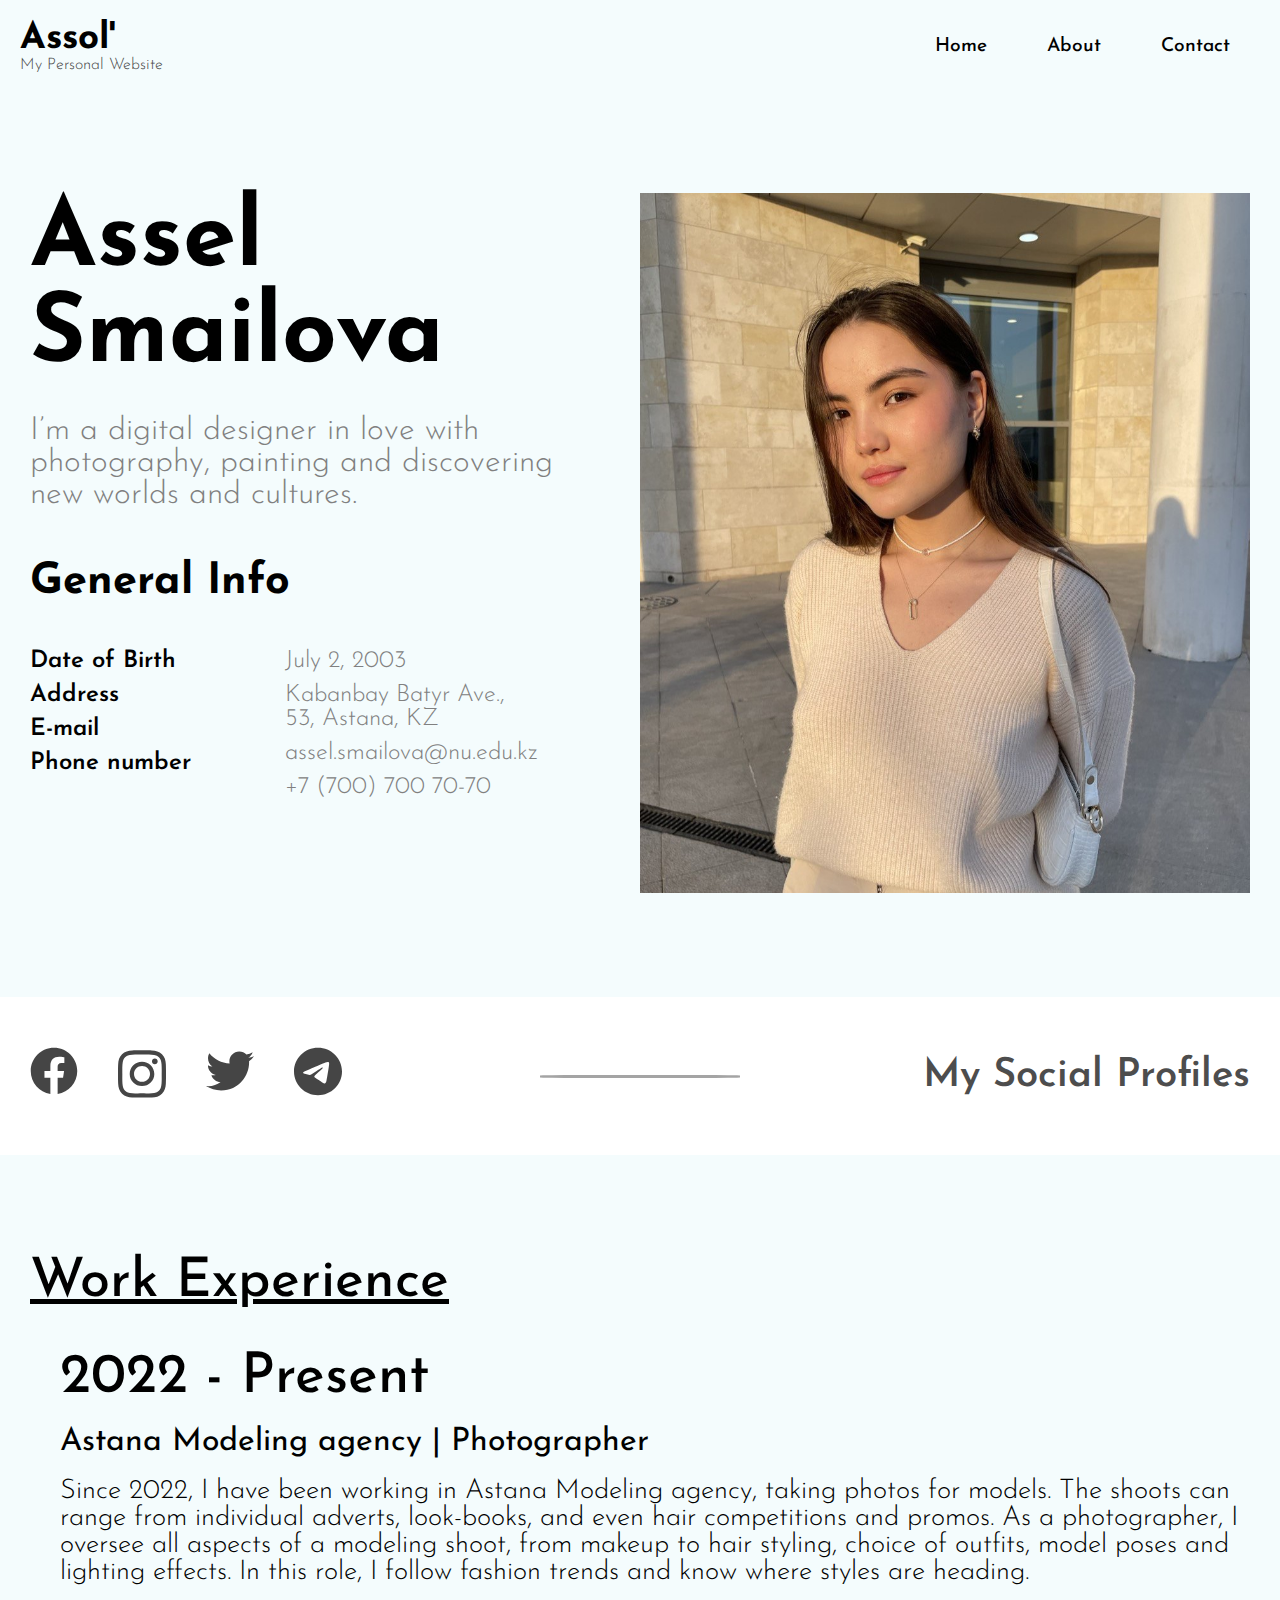
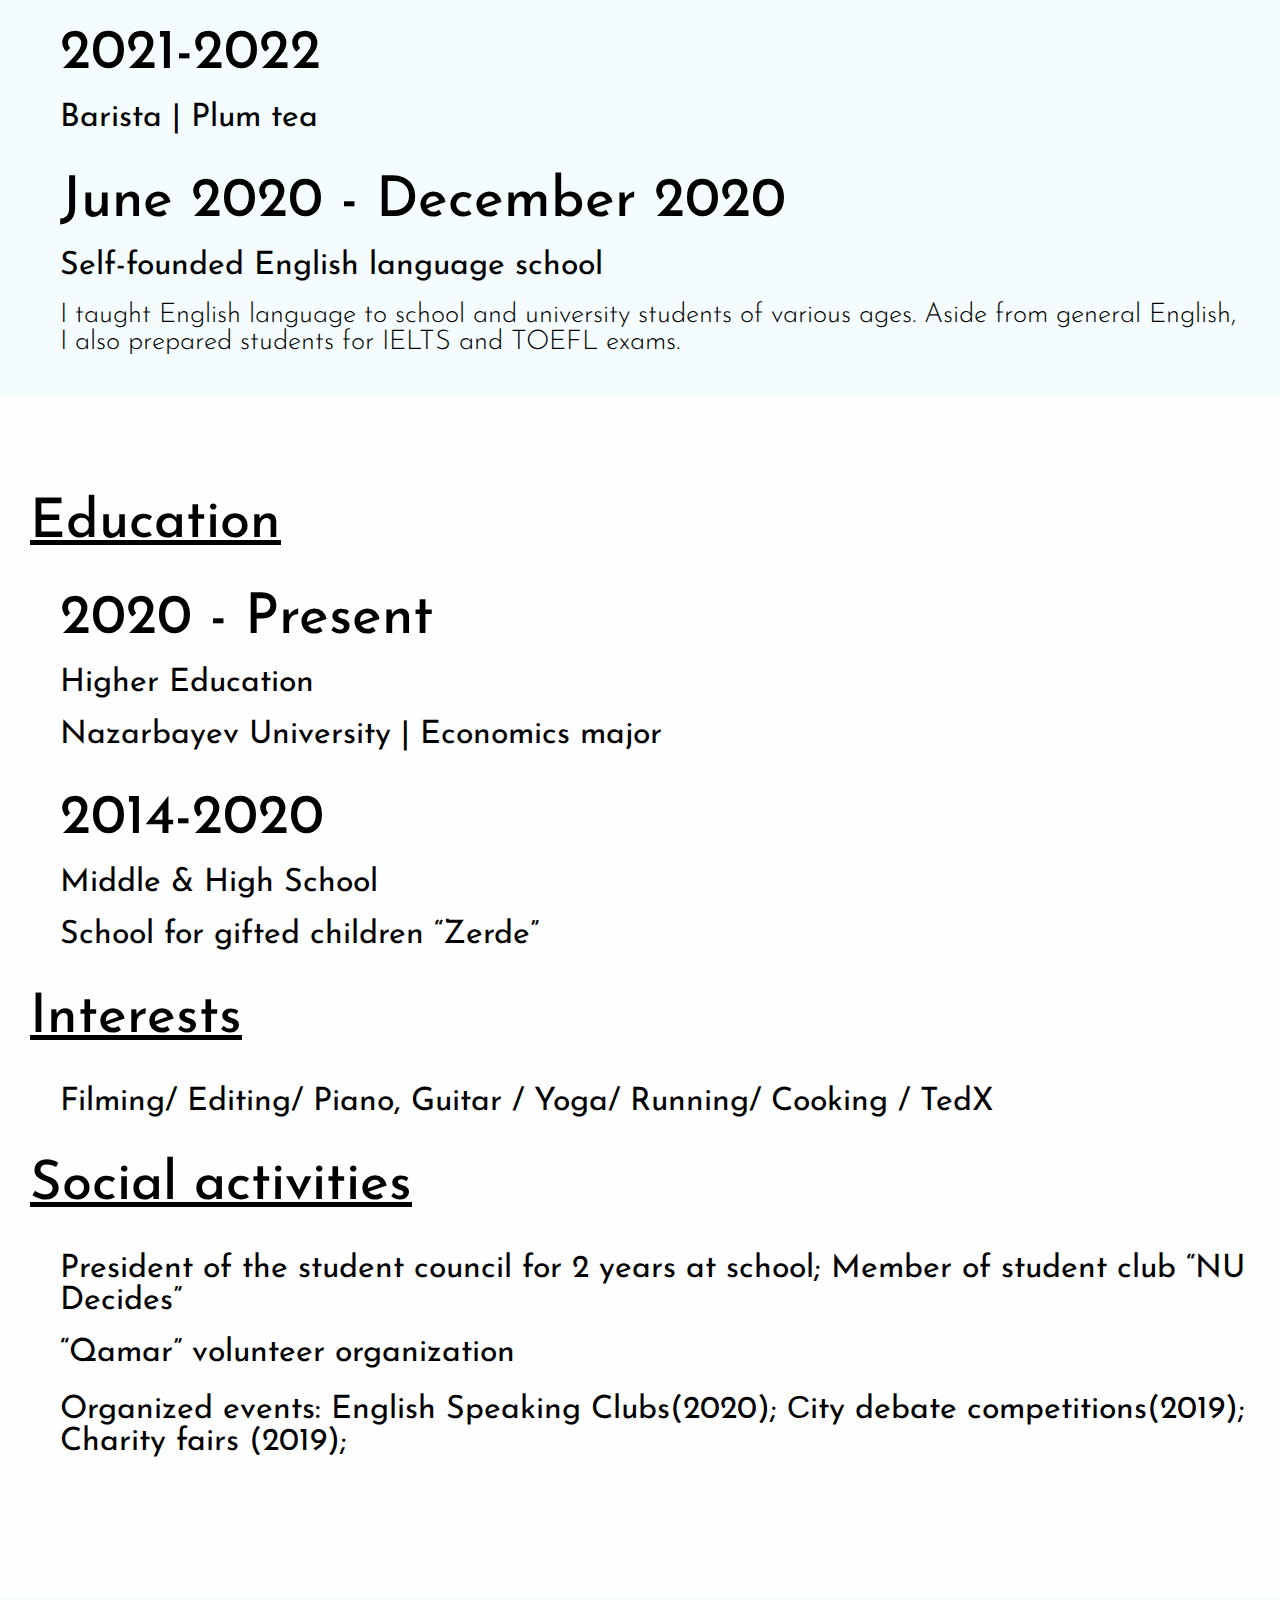
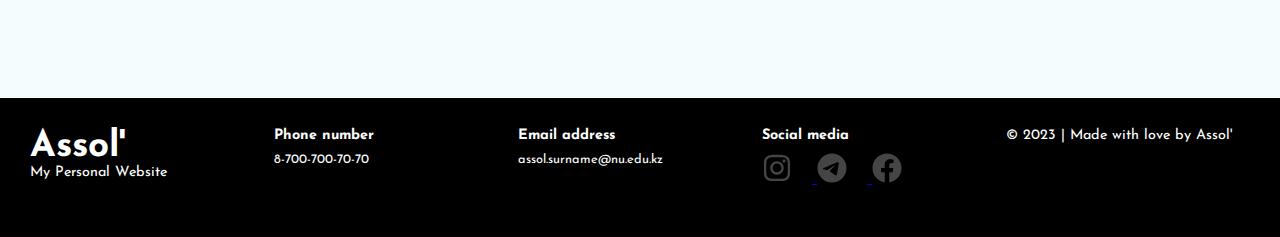
<file: index.html>
<!DOCTYPE html>
<html lang="en">

<head>
  <meta charset="UTF-8">
  <meta http-equiv="X-UA-Compatible" content="IE=edge">
  <meta name="viewport" content="width=device-width, initial-scale=1.0">
  <title>Assol' | Personal Website</title>
  <link rel="preconnect" href="https://fonts.googleapis.com">
  <link rel="preconnect" href="https://fonts.gstatic.com" crossorigin>
  <link
    href="https://fonts.googleapis.com/css2?family=Josefin+Sans:ital,wght@0,100;0,200;0,300;0,400;0,500;0,600;0,700;1,100;1,200;1,300;1,400;1,500;1,600;1,700&display=swap"
    rel="stylesheet">
  <link rel="stylesheet" href="./styles.css">
  <link rel="stylesheet" href="./home.css">
</head>

<body>
  <header class="desktop">
    <div class="header-container">
      <div class="logo">
        <b>Assol'</b>
        <span>My Personal Website</span>
      </div>
      <nav>
        <a href="./index.html">Home</a>
        <a href="./pages/about.html">About</a>
        <a href="./pages/contact.html">Contact</a>
      </nav>
    </div>
  </header>
  <header class="mobile">
    <div class="logo">
      <b>Assol'</b>
      <span>My Personal Website</span>
    </div>
    <div class="nav">
      <div class="link-wrapper">
        <div class="hamburger-close">
          <svg width="50" height="50" viewBox="0 0 214 214" fill="none" xmlns="http://www.w3.org/2000/svg">
            <path d="M19.0598 17.5297L196.293 194.763" stroke="black" stroke-width="35" stroke-linecap="round" />
            <path d="M194.941 18.7071L17.7071 195.941" stroke="black" stroke-width="35" stroke-linecap="round" />
          </svg>
        </div>

        <nav>
          <div class="link-wrapper">
            <a href="./index.html">Home</a>
            <a href="./pages/about.html">About</a>
            <a href="./pages/contact.html">Contact</a>
          </div>

        </nav>

      </div>
    </div>
    <div class="hamburger">
      <svg width="38" height="28" viewBox="0 0 310 260" fill="none" xmlns="http://www.w3.org/2000/svg">
        <path d="M29.6838 229.663H280.33" stroke="black" stroke-width="35" stroke-linecap="round" />
        <path d="M29.6838 129.663L189 129.966" stroke="black" stroke-width="35" stroke-linecap="round" />
        <path d="M29.6838 29.6627H280.33" stroke="black" stroke-width="35" stroke-linecap="round" />
      </svg>
    </div>
  </header>
  <main>
    <section class="hero">
      <div class="text">
        <h1>Assel Smailova</h1>
        <p>I’m a digital designer in love with photography, painting and discovering new worlds and cultures.</p>
        <h2>General Info</h2>
        <div class="info">
          <div class="info-name">
            <span>Date of Birth</span>
            <span>Address</span>
            <span>E-mail</span>
            <span>Phone number</span>
          </div>
          <div class="info-value">
            <span>July 2, 2003</span>
            <span>Kabanbay Batyr Ave., 53, Astana, KZ</span>
            <span>assel.smailova@nu.edu.kz</span>
            <span>+7 (700) 700 70-70</span>
          </div>
        </div>
      </div>
      <div class="image">
        <img src="/images/profile-image.jpg" alt="">
      </div>
    </section>
    <div class="social-bg">
      <section class="social">
        <div class="links">
          <a href="https://facebook.com" target="_blank">

            <img src="./images/facebook.svg" alt="">
          </a>
          <a href="https://instagram.com/saparovnassel?igshid=YmMyMTA2M2Y=" target="_blank">
            <img src="./images/instagram.svg" alt="">
          </a>
          <a href="https://twitter.com" target="_blank">
            <img src="./images/twitter.svg" alt="">
          </a>
          <a href="https://t.me/assolfassol" target="_blank">
            <img src="./images/telegram.svg" alt="">
          </a>

        </div>
        <div class="bar"></div>
        <p class="text">My Social Profiles</p>
      </section>
    </div>
    <section class="work">
      <h2>Work Experience</h2>
      <div class="container">
        <span>2022 - Present</span>
        <h3>Astana Modeling agency | Photographer</h3>
        <p>Since 2022, I have been working in Astana Modeling agency, taking photos for models. The shoots can range from individual adverts, look-books, and
          even hair competitions and promos. As a photographer, I oversee all aspects of a modeling shoot,
          from makeup to hair styling, choice of outfits, model poses and lighting effects. In this role, I follow fashion trends and know where styles are
          heading.</p>
      </div>
      <div class="container">
        <span>2021-2022</span>
        <h3>Barista | Plum tea</h3>
      </div>
      <div class="container">
        <span>June 2020 - December 2020</span>
        <h3>Self-founded English language school</h3>
        <p>I taught English language to school and university students of various ages. Aside from general English, I also prepared students for IELTS and TOEFL
          exams.</p>
      </div>


    </section>
    <div class="education-wrapper">


      <section class="education">
        <h2>Education</h2>
        <div class="container"><span>2020 - Present</span>
          <h3>Higher Education</h3>
          <h4>Nazarbayev University | Economics major</h4>
        </div>
        <div class="container">
          <span>2014-2020</span>
          <h3>Middle & High School</h3>
          <h4>School for gifted children “Zerde”</h4>

        </div>

      </section>
      <section class="education">
        <h2>Interests</h2>
        <div class="container">
          <h3>Filming/ Editing/ Piano, Guitar / Yoga/ Running/ Cooking / TedX</h3>
        </div>
        <h2>Social activities</h2>
        <div class="container">
          <h3>President of the student council for 2 years at school; Member of student club
            “NU Decides”</h3>
          <h3>
            “Qamar” volunteer organization

          </h3>
          <h3>Organized events: English Speaking Clubs(2020); Сity debate competitions(2019); Charity fairs
            (2019);</h3>
        </div>
      </section>
    </div>

  </main>
  <footer>
    <div class="container">
      <div class="logo">
        <a href="">Assol'</a>
        <span>My Personal Website</span>
      </div>
      <div>
        <h4>Phone number</h4>
        <p>8-700-700-70-70</p>
      </div>
      <div>
        <h4>Email address</h4>
        <p>assol.surname@nu.edu.kz</p>
      </div>
      <div>
        <h4>Social media</h4>
        <div class="media-links">
          <a target="_blank" href="https://instagram.com/saparovnassel?igshid=YmMyMTA2M2Y=">
            <img src="./images/instagram.svg" alt="">
          </a>
          <a target="_blank" href="https://t.me/assolfassol">
            <img src="/images/telegram.svg" alt="">
          </a>
          <a target="_blank" href="https://facebook.com">
            <img src="/images/facebook.svg" alt="">
          </a>
        </div>
      </div>
      <div>
        © 2023 | Made with love by Assol'
      </div>
    </div>
  </footer>
  <script src="./main.js"></script>
</body>

</html>
</file>
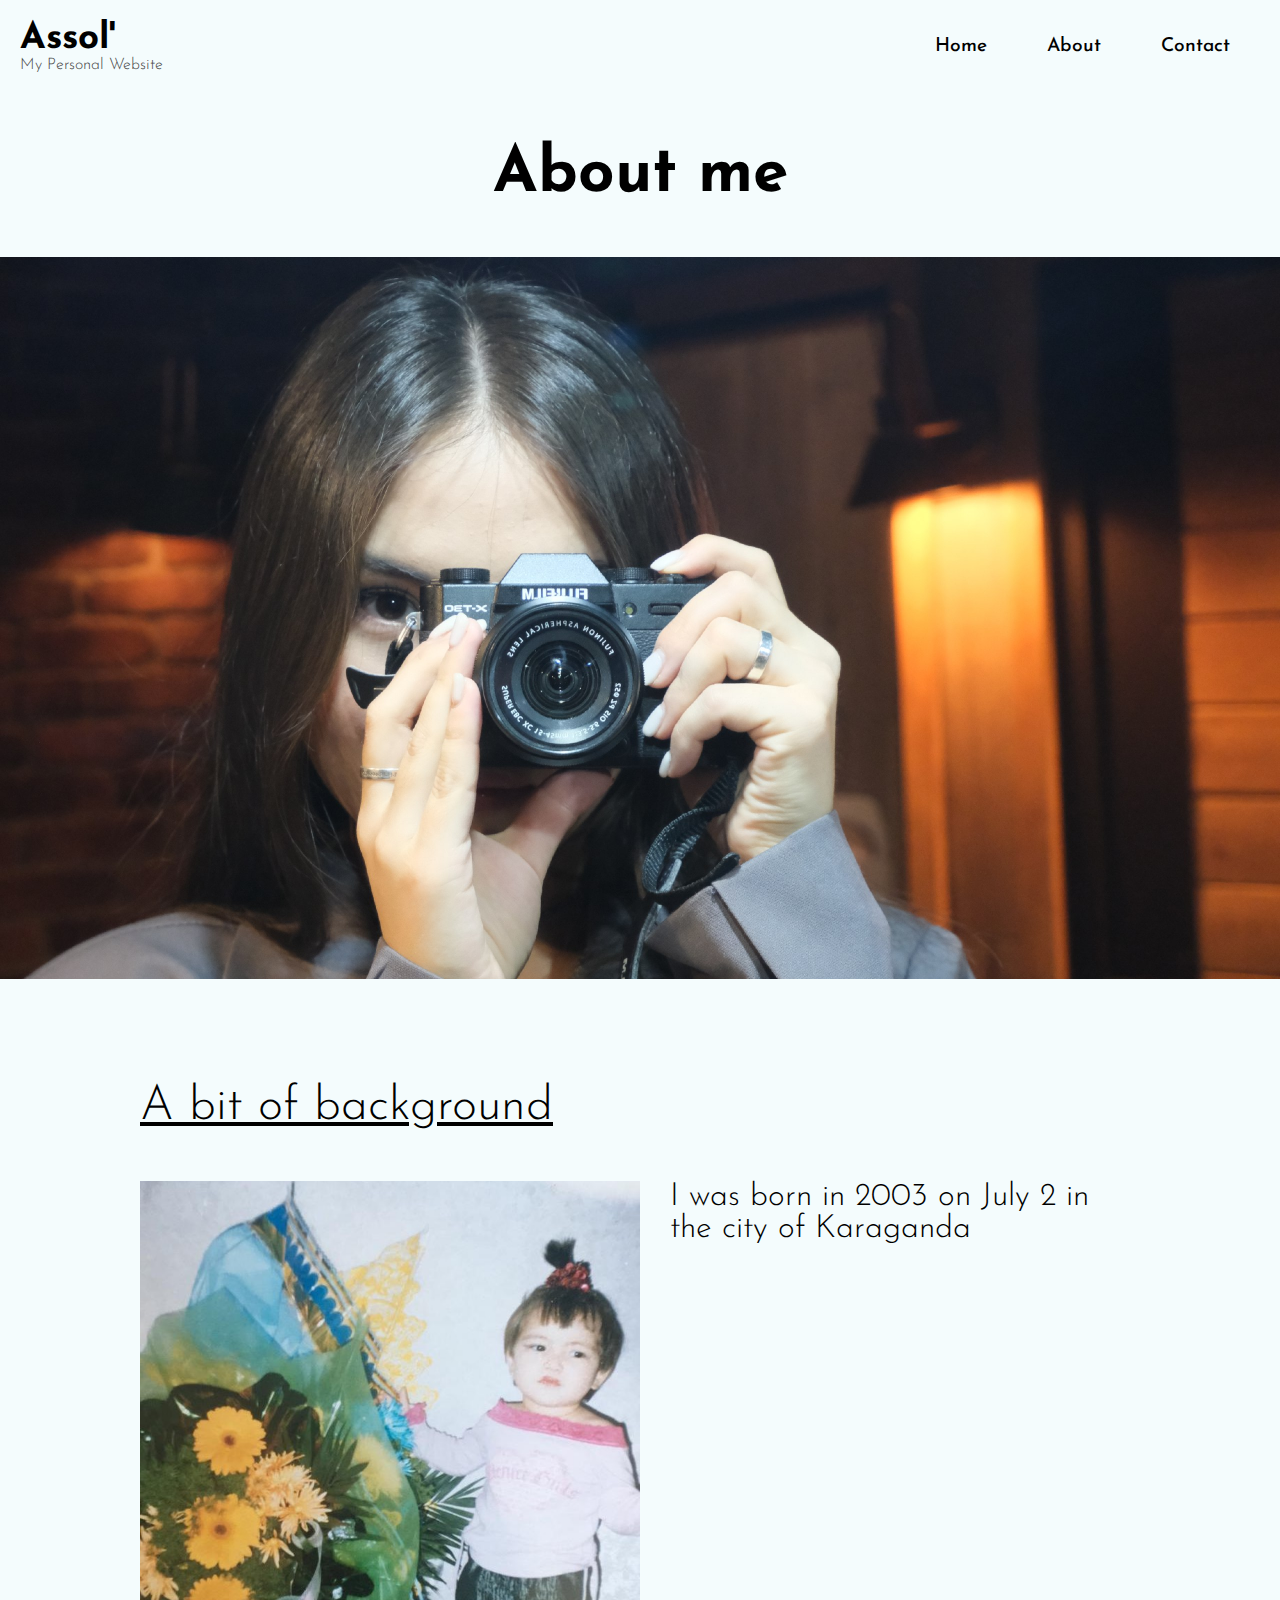
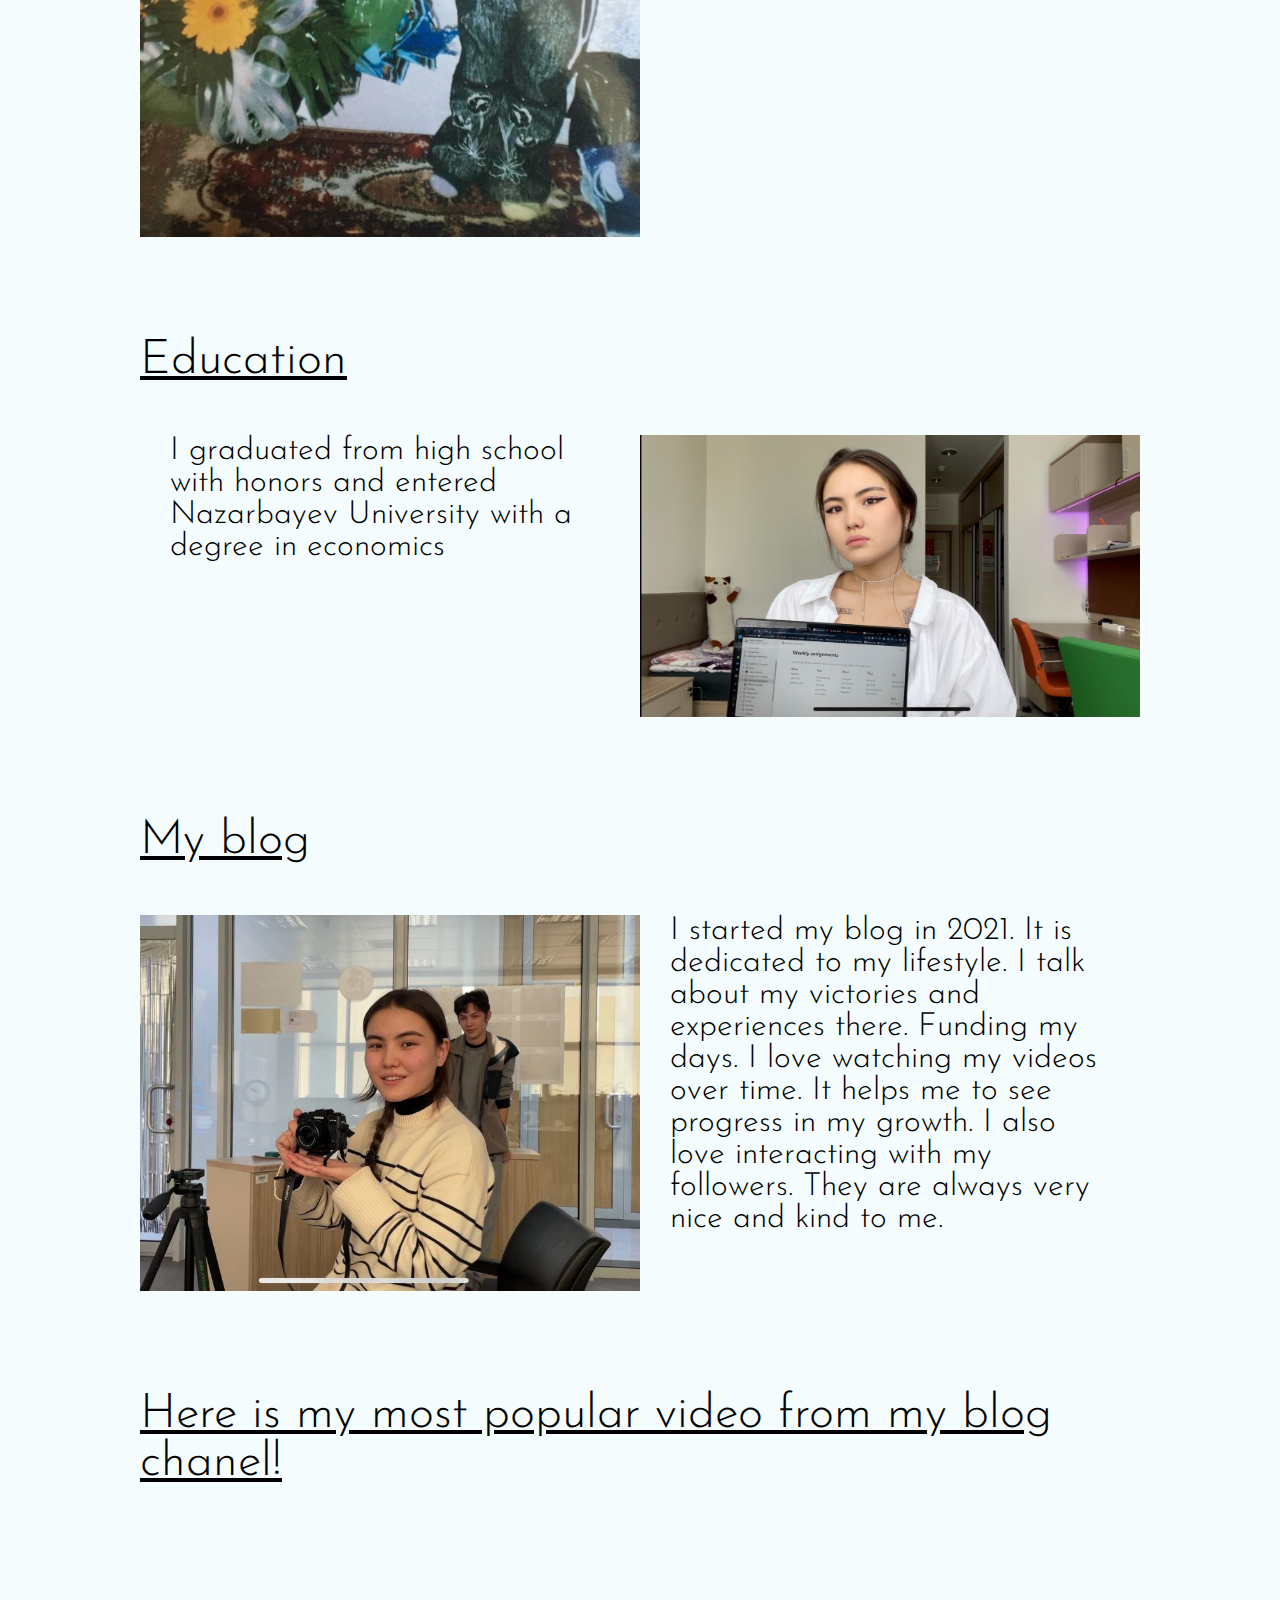
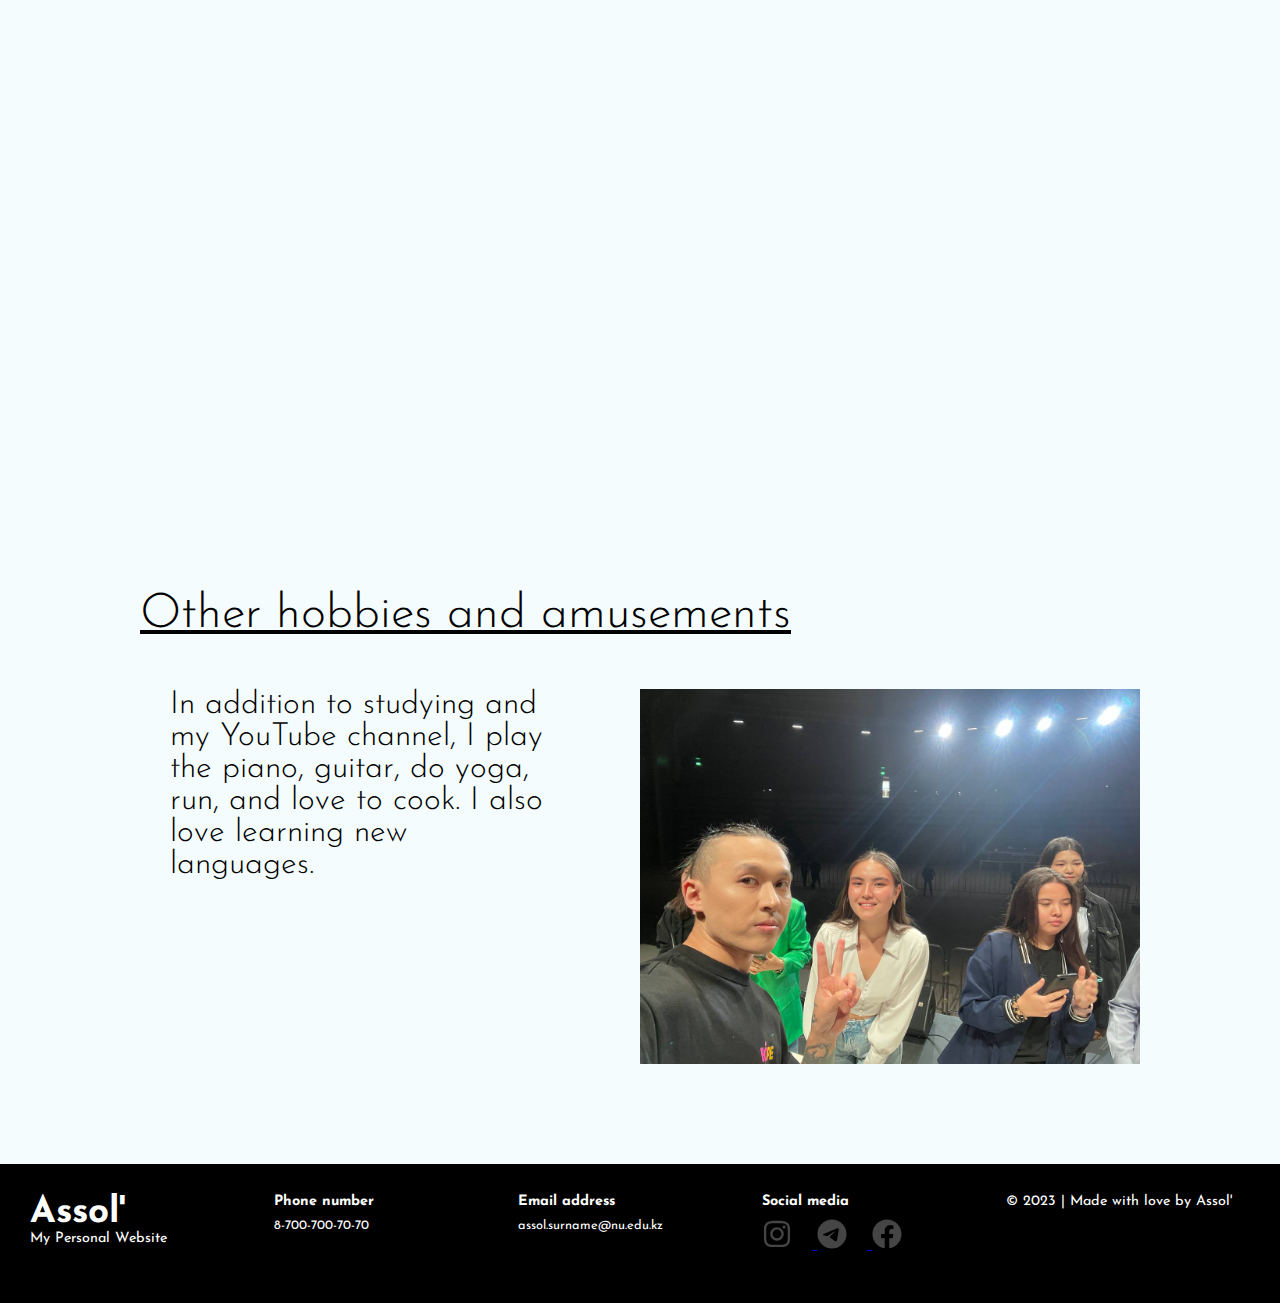
<file: pages/about.html>
<!DOCTYPE html>
<html lang="en">

<head>
  <meta charset="UTF-8">
  <meta http-equiv="X-UA-Compatible" content="IE=edge">
  <meta name="viewport" content="width=device-width, initial-scale=1.0">
  <title>About me | Assol's Personal Website</title>
  <link rel="preconnect" href="https://fonts.googleapis.com">
  <link rel="preconnect" href="https://fonts.gstatic.com" crossorigin>
  <link
    href="https://fonts.googleapis.com/css2?family=Josefin+Sans:ital,wght@0,100;0,200;0,300;0,400;0,500;0,600;0,700;1,100;1,200;1,300;1,400;1,500;1,600;1,700&display=swap"
    rel="stylesheet">
  <link rel="stylesheet" href="../styles.css">
  <link rel="stylesheet" href="../about.css">
</head>

<body>
  <header class="desktop">
    <div class="header-container">
      <div class="logo">
        <b>Assol'</b>
        <span>My Personal Website</span>
      </div>
      <nav>
        <a href="../index.html">Home</a>
        <a href="./about.html">About</a>
        <a href="./contact.html">Contact</a>
      </nav>
    </div>
  </header>
  <header class="mobile">
    <div class="logo">
      <b>Assol'</b>
      <span>My Personal Website</span>
    </div>
    <div class="nav">
      <div class="link-wrapper">
        <div class="hamburger-close">
          <svg width="50" height="50" viewBox="0 0 214 214" fill="none" xmlns="http://www.w3.org/2000/svg">
            <path d="M19.0598 17.5297L196.293 194.763" stroke="black" stroke-width="35" stroke-linecap="round" />
            <path d="M194.941 18.7071L17.7071 195.941" stroke="black" stroke-width="35" stroke-linecap="round" />
          </svg>
        </div>

        <nav>
          <div class="link-wrapper">
            <a href="../index.html">Home</a>
            <a href="./about.html">About</a>
            <a href="./contact.html">Contact</a>
          </div>

        </nav>

      </div>
    </div>
    <div class="hamburger">
      <svg width="38" height="28" viewBox="0 0 310 260" fill="none" xmlns="http://www.w3.org/2000/svg">
        <path d="M29.6838 229.663H280.33" stroke="black" stroke-width="35" stroke-linecap="round" />
        <path d="M29.6838 129.663L189 129.966" stroke="black" stroke-width="35" stroke-linecap="round" />
        <path d="M29.6838 29.6627H280.33" stroke="black" stroke-width="35" stroke-linecap="round" />
      </svg>
    </div>
  </header>
  <main>
    <h1>About me</h1>
    <section>
      <div class="profile-image">
        <img src="../images/profile-image-3.jpg" alt="">
      </div>
      <h2>A bit of background</h2>
      <div class="container">
        <img src="../images/child-image.jpg" alt="">
        <p>I was born in 2003 on July 2 in the city of Karaganda</p>
      </div>
      <h2>Education</h2>

      <div class="container">
        <p>I graduated from high school with honors and entered Nazarbayev University with a degree in economics</p>
        <img src="../images/profile-image-2.jpg" alt="">
      </div>
      <h2>My blog</h2>

      <div class="container">
        <img src="../images/profile-image-4.jpg" alt="">
        <p>I started my blog in 2021. It is dedicated to my lifestyle. I talk about my victories and experiences there. Funding my days. I love watching my
          videos over
          time. It helps me to see progress in my growth. I also love interacting with my followers. They are always very nice and kind to me.</p>
      </div>
      <div class="youtube-embed">
        <h2>Here is my most popular video from my blog chanel!</h2>
        <iframe width="100%" height="600px" src="https://www.youtube.com/embed/wYkhMUZNFrQ" title="YouTube video player" frameborder="0"
          allow="accelerometer; autoplay; clipboard-write; encrypted-media; gyroscope; picture-in-picture; web-share" allowfullscreen></iframe>
      </div>
      <h2>Other hobbies and amusements</h2>

      <div class="container">
        <p>In addition to studying and my YouTube channel, I play the piano, guitar, do yoga, run, and love to cook. I also love learning new languages.</p>
        </p>
        <img src="../images/image.jpg" alt="">

      </div>
    </section>

  </main>
  <footer>
    <div class="container">
      <div class="logo">
        <a href="">Assol'</a>
        <span>My Personal Website</span>
      </div>
      <div>
        <h4>Phone number</h4>
        <p>8-700-700-70-70</p>
      </div>
      <div>
        <h4>Email address</h4>
        <p>assol.surname@nu.edu.kz</p>
      </div>
      <div>
        <h4>Social media</h4>
        <div class="media-links">
          <a target="_blank" href="https://instagram.com/saparovnassel?igshid=YmMyMTA2M2Y=">
            <img src="../images/instagram.svg" alt="">
          </a>
          <a target="_blank" href="https://t.me/assolfassol">
            <img src="../images/telegram.svg" alt="">
          </a>
          <a target="_blank" href="https://facebook.com">
            <img src="../images/facebook.svg" alt="">
          </a>
        </div>
      </div>
      <div>
        © 2023 | Made with love by Assol'
      </div>
    </div>
  </footer>
  <script src="../main.js"></script>
</body>

</html>
</file>
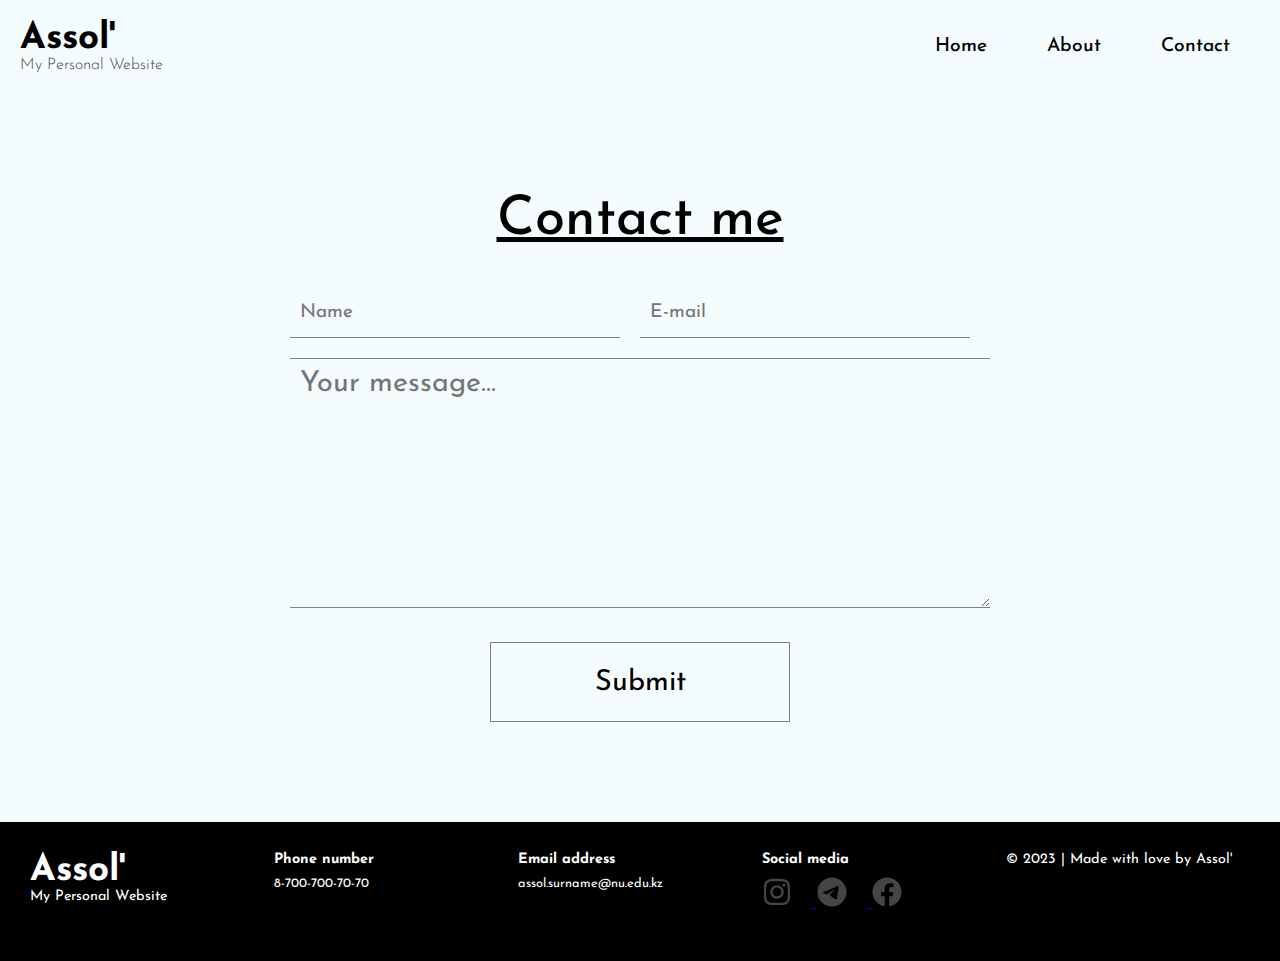
<file: pages/contact.html>
<!DOCTYPE html>
<html lang="en">

<head>
  <meta charset="UTF-8">
  <meta http-equiv="X-UA-Compatible" content="IE=edge">
  <meta name="viewport" content="width=device-width, initial-scale=1.0">
  <title>About me | Assol's Personal Website</title>
  <link rel="preconnect" href="https://fonts.googleapis.com">
  <link rel="preconnect" href="https://fonts.gstatic.com" crossorigin>
  <link
    href="https://fonts.googleapis.com/css2?family=Josefin+Sans:ital,wght@0,100;0,200;0,300;0,400;0,500;0,600;0,700;1,100;1,200;1,300;1,400;1,500;1,600;1,700&display=swap"
    rel="stylesheet">
  <link rel="stylesheet" href="../styles.css">
  <link rel="stylesheet" href="../contact.css">
</head>

<body>
  <header class="desktop">
    <div class="header-container">
      <div class="logo">
        <b>Assol'</b>
        <span>My Personal Website</span>
      </div>
      <nav>
        <a href="../index.html">Home</a>
        <a href="./about.html">About</a>
        <a href="./contact.html">Contact</a>
      </nav>
    </div>
  </header>
  <header class="mobile">
    <div class="logo">
      <b>Assol'</b>
      <span>My Personal Website</span>
    </div>
    <div class="nav">
      <div class="link-wrapper">
        <div class="hamburger-close">
          <svg width="50" height="50" viewBox="0 0 214 214" fill="none" xmlns="http://www.w3.org/2000/svg">
            <path d="M19.0598 17.5297L196.293 194.763" stroke="black" stroke-width="35" stroke-linecap="round" />
            <path d="M194.941 18.7071L17.7071 195.941" stroke="black" stroke-width="35" stroke-linecap="round" />
          </svg>
        </div>
        <nav>
          <div class="link-wrapper">
            <a href="../index.html">Home</a>
            <a href="./about.html">About</a>
            <a href="./contact.html">Contact</a>
          </div>
        </nav>
      </div>
    </div>
    <div class="hamburger">
      <svg width="38" height="28" viewBox="0 0 310 260" fill="none" xmlns="http://www.w3.org/2000/svg">
        <path d="M29.6838 229.663H280.33" stroke="black" stroke-width="35" stroke-linecap="round" />
        <path d="M29.6838 129.663L189 129.966" stroke="black" stroke-width="35" stroke-linecap="round" />
        <path d="M29.6838 29.6627H280.33" stroke="black" stroke-width="35" stroke-linecap="round" />
      </svg>
    </div>
  </header>
  <main>
    <section class="contact">
      <h1>Contact me</h1>
      <form action="POST">
        <div>
          <input placeholder="Name" type="text" name="Name" id="">
          <input placeholder="E-mail" type="email" name="E-mail" id="">
        </div>
        <textarea name="message" id="" cols="30" rows="10" placeholder="Your message..."></textarea>
        <br>
        <button type="submit">Submit</button>
      </form>

    </section>
  </main>
  <footer>
    <div class="container">
      <div class="logo">
        <a href="">Assol'</a>
        <span>My Personal Website</span>
      </div>
      <div>
        <h4>Phone number</h4>
        <p>8-700-700-70-70</p>
      </div>
      <div>
        <h4>Email address</h4>
        <p>assol.surname@nu.edu.kz</p>
      </div>
      <div>
        <h4>Social media</h4>
        <div class="media-links">
          <a target="_blank" href="https://instagram.com/saparovnassel?igshid=YmMyMTA2M2Y=">
            <img src="../images/instagram.svg" alt="">
          </a>
          <a target="_blank" href="https://t.me/assolfassol">
            <img src="../images/telegram.svg" alt="">
          </a>
          <a target="_blank" href="https://facebook.com">
            <img src="../images/facebook.svg" alt="">
          </a>
        </div>
      </div>
      <div>
        © 2023 | Made with love by Assol'
      </div>
    </div>
  </footer>
  <script src="../main.js"></script>
</body>

</html>
</file>
<file: styles.css>
* {
	margin: 0;
	padding: 0;
	box-sizing: border-box;
	font-family: "Josefin Sans", sans-serif;
}

body {
	background-color: rgb(244, 252, 253);
}
header.mobile {
	display: none;
}
header.desktop {
	max-width: 1300px;
	margin: 0 auto;
	padding: 20px;
}
header.desktop .header-container {
	display: flex;
	width: 100%;
	justify-content: space-between;
	align-items: center;
}

header.desktop .header-container .logo {
	display: flex;
	flex-direction: column;
}
header.desktop .header-container .logo b {
	font-size: 2.3rem;
	font-weight: 700;
}
header.desktop .header-container .logo span {
	font-size: 1rem;
	font-weight: 300;
	color: rgb(71, 71, 71);
}
header.desktop .header-container nav {
	display: flex;
	justify-content: space-between;
}
header.desktop .header-container nav a {
	text-decoration: none;
	color: black;
	font-size: 1.2rem;
	font-weight: 500;
	margin: 0 20px;
	padding: 10px;
	transition: 0.5s;
	border-bottom: 1px solid transparent;
}
header.desktop .header-container nav a:hover {
	border-bottom: 1px solid black;
}
@media (max-width: 768px) {
	header.desktop {
		display: none;
	}

	header.mobile {
		display: flex;
		justify-content: space-between;
		padding: 20px;
	}
	header.mobile .nav {
		top: 0px;
		right: 0px;
		left: 0px;
		bottom: 0px;
		width: calc(100vw);
		padding-top: 200px;
		height: 100vh;
		z-index: 99;
		transform: translateX(100%);
		position: fixed;
		background-color: white;
		transition: 0.5s;
	}
	header.mobile .logo {
		display: flex;
		flex-direction: column;
	}
	header.mobile .logo b {
		font-size: 2.3rem;
		font-weight: 700;
	}
	header.mobile .logo span {
		font-size: 1rem;
		font-weight: 300;
		color: rgb(71, 71, 71);
	}
	header.mobile .hamburger {
		width: 30px;
		height: 20px;
		cursor: pointer;
	}
	header.mobile .hamburger-close {
		width: 40px;
		height: 40px;
		cursor: pointer;
		margin-bottom: 40px;
	}
	header.mobile .link-wrapper {
		display: flex;
		flex-direction: column;
		align-items: center;
		justify-content: center;
		width: 100%;
	}
	header.mobile .link-wrapper a {
		display: flex;
		font-size: 1.5rem;
		margin-bottom: 30px;
		color: black;
		font-weight: 600;
		text-decoration: none;
	}
}
footer {
	margin-top: 100px;
	background-color: black;
	color: white;
}
footer .container {
	display: flex;
	justify-content: space-between;
	flex-wrap: wrap;
	padding: 30px;
}

footer .logo {
	display: flex;
	flex-direction: column;
}
footer .logo a {
	color: white;
	text-decoration: none;
	font-size: 2.3rem;
	font-weight: 700;
}
footer.logo span {
	font-size: 1rem;
	font-weight: 300;
	color: rgb(71, 71, 71);
}
footer .container > div {
	margin-bottom: 20px;
	margin-right: 10px;
	font-size: 0.9rem;
	flex: 1;
	min-width: 100px;
}
footer .container div div img {
	width: 30px;
	height: 30px;
	margin-right: 20px;
}

footer .container h4 {
	margin-bottom: 10px;
}

footer .container p {
	font-size: 0.8rem;
}

@media (max-width: 768px) {
	footer .container {
		display: block;
		/* width: 100%; */
	}
	footer .container > div {
		margin-right: 0px;
		min-width: none;
	}
}
</file>
<file: home.css>
section {
	padding: 0 30px;
}
section.hero {
	display: flex;
	justify-content: space-between;
	margin: 0 auto;
	margin-top: 100px;
	max-width: 1300px;
}
section.hero .text {
	flex: 1;
}
section.hero .text h1 {
	font-size: 6rem;
}

section.hero .text p {
	font-size: 2rem;
	margin-top: 30px;
	color: gray;
	font-weight: 300;
	padding-right: 30px;
}
section.hero .text h2 {
	font-size: 2.7rem;
	margin-top: 50px;
	/* color: gray; */
}

section.hero .text .info {
	margin-top: 40px;
	display: flex;
	padding-right: 100px;
}
section.hero .text .info .info-name {
	display: flex;
	flex-direction: column;
	flex: 1;
}
section.hero .text .info .info-name span {
	display: block;
	margin: 5px 0;
	font-size: 1.5rem;
	font-weight: 600;
}
section.hero .text .info .info-value {
	display: flex;
	flex-direction: column;
	flex: 1;
}
section.hero .text .info .info-value span {
	display: block;
	margin: 5px 0;
	font-size: 1.5rem;
	color: gray;
	font-weight: 300;
}
section.hero .image {
	flex: 1;
}
section.hero .image img {
	width: 100%;
	height: auto;
}

@media (max-width: 768px) {
	section.hero {
		margin-top: 50px;
		display: block;
	}

	section.hero .text h1 {
		font-size: 2.8rem;
	}

	section.hero .text p {
		font-size: 1.8rem;
	}
	section.hero .text h2 {
		font-size: 2.7rem;
	}

	section.hero .text .info .info-name span {
		font-size: 1.2rem;
		margin-right: 10px;
	}

	section.hero .text .info .info-value span {
		font-size: 1.2rem;
	}
}

.social-bg {
	background-color: white;
}
section.social {
	display: flex;
	justify-content: space-between;
	align-items: center;
	margin: 0 auto;
	margin-top: 100px;
	max-width: 1300px;
	padding-top: 50px;
	padding-bottom: 50px;
}
section.social .links {
	display: flex;
	flex: 1;
}
section.social .bar {
	display: flex;
	width: 200px;
	height: 3px;
	background: rgb(164, 164, 164);
	border-radius: 20%;
}
section.social .links img {
	width: 3rem;
	margin-right: 40px;
}

section.social .text {
	flex: 1;
	display: flex;
	justify-content: flex-end;
	font-size: 2.5rem;
	font-weight: 600;
	color: rgb(77, 77, 77);
}
@media (max-width: 768px) {
	section.social {
		flex-direction: column-reverse;
	}
	section.social .bar {
		margin-top: 20px;
		margin-bottom: 20px;
	}
}
section.work {
	margin: 0 auto;
	margin-top: 100px;
	max-width: 1300px;
}
section.work h2 {
	font-size: 3.4rem;
	font-weight: 500;
	text-decoration: underline;
	margin-bottom: 40px;
}
section.work .container {
	margin-left: 30px;
	margin-bottom: 40px;
}
section.work .container span {
	margin: 20px 0;
	display: block;
	font-size: 3.5rem;
	font-weight: 500;
}
section.work h3 {
	margin: 20px 0;
	display: block;
	font-size: 2rem;
	font-weight: 400;
}
section.work h4 {
	margin: 20px 0;
	display: block;
	font-size: 2rem;
	font-weight: 400;
}
section.work p {
	margin: 20px 0;
	display: block;
	font-size: 1.7rem;
	font-weight: 300;
}

@media (max-width: 768px) {
	section.work h2 {
		font-size: 2.2rem;
	}
	section.work .container span {
		font-size: 2rem;
	}
	section.work h3 {
		font-size: 2rem;
	}
	section.work p {
		font-size: 1.5rem;
	}
}
.education-wrapper {
	background-color: rgb(254, 254, 254);
	padding: 100px 0;
}
section.education {
	margin: 0 auto;
	max-width: 1300px;
}
section.education h2 {
	font-size: 3.4rem;
	font-weight: 500;
	text-decoration: underline;
	margin-bottom: 40px;
}
section.education .container {
	margin-left: 30px;
	margin-bottom: 40px;
}
section.education .container span {
	margin: 20px 0;
	display: block;
	font-size: 3.5rem;
	font-weight: 500;
}
section.education h3 {
	margin: 20px 0;
	display: block;
	font-size: 2rem;
	font-weight: 400;
}
section.education h4 {
	margin: 20px 0;
	display: block;
	font-size: 2rem;
	font-weight: 400;
}

@media (max-width: 768px) {
	section.education h2 {
		font-size: 2.5rem;
	}
	section.education .container span {
		font-size: 2rem;
	}
	section.education h3 {
		font-size: 2rem;
	}
}
</file>
<file: about.css>
main {
	padding-top: 50px;
}
h1 {
	font-size: 4rem;
	text-align: center;
	margin-bottom: 50px;
}
h2 {
	font-size: 3rem;
	font-weight: 300;
	max-width: 1000px;
	margin: 0 auto;
	margin-bottom: 50px;
	text-decoration: underline;
}
.profile-image {
	max-width: 1300px;
	margin: 0 auto;
	margin-bottom: 100px;
}

.profile-image img {
	width: 100%;
	height: auto;
}

section .container {
	display: flex;
	margin: 0 auto;
	max-width: 1000px;
	margin-bottom: 100px;
}
section .container img {
	max-width: 500px;
	height: auto;
}
section .container p {
	font-size: 2rem;
	padding: 0 30px;
	font-weight: 300;
}

.youtube-embed {
	margin: 0 auto;
	margin-bottom: 50px;
	max-width: 1000px;
	height: max-content;
}
.youtube-embed iframe {
	width: 100%;
	height: 600px;
}

@media (max-width: 768px) {
	h1 {
		font-size: 2rem;
		text-align: center;
		margin-bottom: 30px;
	}
	h2 {
		font-size: 2rem;
		margin-bottom: 20px;
	}
	.profile-image {
		margin-bottom: 50px;
	}
	section .container {
		flex-direction: column;
		padding: 0 20px;
		margin: 40px 0;
	}
	section .container img {
		max-width: 100%;
		height: auto;
	}
	section .container p {
		margin: 20px 0;
		font-size: 1.5rem;
	}
	.youtube-embed iframe {
		height: 300px;
	}
}
</file>
<file: contact.css>
section.contact {
	margin: 0 auto;
	margin-top: 100px;
}
section.contact form {
	max-width: 700px;
	width: 100%;
	margin: 30px auto;
}
section.contact h1 {
	text-align: center;
	font-size: 3.4rem;
	font-weight: 500;
	text-decoration: underline;
	margin-bottom: 40px;
}
section.contact div {
	display: flex;
	width: 100%;
	max-width: 700px;
	justify-content: space-between;
	margin-bottom: 20px;
}
section.contact input {
	flex: 1;
	margin-right: 20px;
	height: 50px;
	font-size: 1.2rem;
	border: none;
	background: transparent;
	border-bottom: 1px gray solid;
	padding-left: 10px;
}
section.contact textarea {
	height: 250px;
	width: 100%;
	font-size: 1.8rem;
	border: none;
	background: transparent;
	border: 1px gray solid;
	border-left: none;
	border-right: none;
	padding: 10px;
}
section.contact button {
	display: block;
	margin: 0 auto;
	margin-top: 30px;
	height: 250px;
	width: 300px;
	min-width: 250px;
	height: 80px;
	cursor: pointer;
	font-size: 1.8rem;
	border: none;
	background: transparent;
	border: 1px gray solid;
	padding: 10px;
	transition: 0.4s;
}
section.contact button:hover {
	background-color: rgb(0, 0, 0);
	color: whitesmoke;
}

@media (max-width: 768px) {
	section.contact {
		margin-top: 50px;
	}
	section.contact h1 {
		font-size: 2rem;
		margin-bottom: 30px;
	}

	section.contact div {
		flex-direction: column;
	}
	section.contact input {
		margin-right: 0px;
		height: 100px;
		margin-bottom: 20px;
		font-size: 1.2rem;
	}

	section.contact textarea {
		height: 150px;
		font-size: 1.2rem;
	}
	section.contact button {
		width: 200px;
		height: 60px;
		font-size: 1.5rem;
	}
}
</file>
